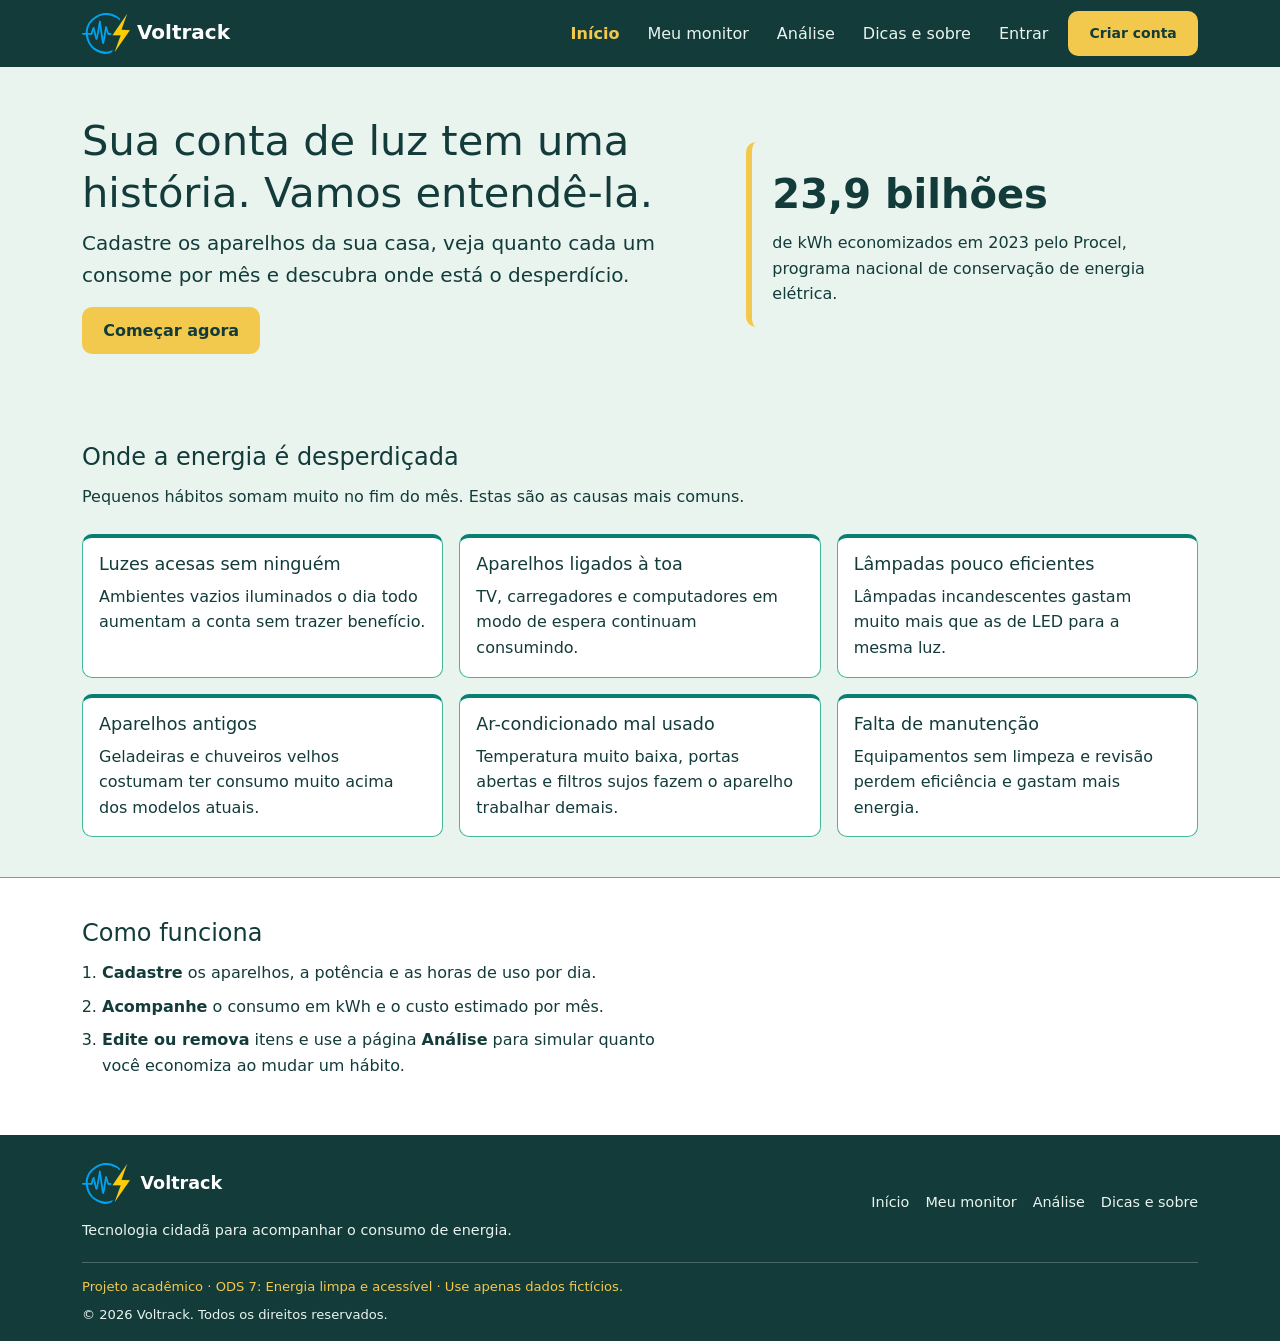
<file: Web/index.html>
<!DOCTYPE html>
<html lang="pt-BR">
<head>
  <meta charset="UTF-8">
  <meta name="viewport" content="width=device-width, initial-scale=1">
  <meta name="description" content="Voltrack: acompanhe o consumo dos aparelhos da sua casa e reduza o desperdício de energia elétrica.">
  <title>Voltrack | Início</title>
  <!-- Bootstrap (biblioteca de terceiros, citar no relatório) -->
  <link href="https://cdn.jsdelivr.net/npm/bootstrap@5.3.3/dist/css/bootstrap.min.css" rel="stylesheet">
  <link rel="stylesheet" href="styles/styles.css">
</head>
<body>

  <a class="skip-link" href="#conteudo">Ir para o conteúdo</a>

  <header class="site-header">
    <!-- Navbar do Bootstrap (uso exigido pela atividade) -->
    <nav class="navbar navbar-expand-md" aria-label="Navegação principal">
      <div class="container">
        <a class="navbar-brand" href="index.html">
          <img src="img/LOGO_Voltrack.svg" alt="Voltrack" width="48" height="41"> Voltrack
        </a>
        <button class="navbar-toggler" type="button" data-bs-toggle="collapse"
                data-bs-target="#menu" aria-controls="menu" aria-expanded="false"
                aria-label="Abrir menu">
          <span class="navbar-toggler-icon"></span>
        </button>
        <div class="collapse navbar-collapse" id="menu">
          <!-- Os itens de login/cadastro/sair são adicionados por js/nav.js -->
          <ul class="navbar-nav ms-auto align-items-md-center" id="menu-lista">
            <li class="nav-item"><a class="nav-link active" aria-current="page" href="index.html">Início</a></li>
            <li class="nav-item"><a class="nav-link" href="monitor.html">Meu monitor</a></li>
            <li class="nav-item"><a class="nav-link" href="analise.html">Análise</a></li>
            <li class="nav-item"><a class="nav-link" href="sobre.html">Dicas e sobre</a></li>
          </ul>
        </div>
      </div>
    </nav>
  </header>

  <main id="conteudo">

    <section class="hero">
      <div class="container hero-grid">
        <div class="hero-text">
          <h1>Sua conta de luz tem uma história. Vamos entendê-la.</h1>
          <p class="lead">Cadastre os aparelhos da sua casa, veja quanto cada um consome por mês e descubra onde está o desperdício.</p>
          <a class="btn btn-destaque" href="cadastro.html">Começar agora</a>
        </div>
        <aside class="hero-dado" aria-label="Dado público">
          <p class="dado-numero">23,9 bilhões</p>
          <p class="dado-legenda">de kWh economizados em 2023 pelo Procel, programa nacional de conservação de energia elétrica.</p>
        </aside>
      </div>
    </section>

    <section class="secao" aria-labelledby="titulo-causas">
      <div class="container">
        <h2 id="titulo-causas">Onde a energia é desperdiçada</h2>
        <p class="secao-intro">Pequenos hábitos somam muito no fim do mês. Estas são as causas mais comuns.</p>

        <!-- Grid e cards do Bootstrap -->
        <div class="row g-3">
          <div class="col-12 col-sm-6 col-lg-4">
            <article class="card card-causa h-100">
              <div class="card-body">
                <h3 class="card-title">Luzes acesas sem ninguém</h3>
                <p class="card-text">Ambientes vazios iluminados o dia todo aumentam a conta sem trazer benefício.</p>
              </div>
            </article>
          </div>
          <div class="col-12 col-sm-6 col-lg-4">
            <article class="card card-causa h-100">
              <div class="card-body">
                <h3 class="card-title">Aparelhos ligados à toa</h3>
                <p class="card-text">TV, carregadores e computadores em modo de espera continuam consumindo.</p>
              </div>
            </article>
          </div>
          <div class="col-12 col-sm-6 col-lg-4">
            <article class="card card-causa h-100">
              <div class="card-body">
                <h3 class="card-title">Lâmpadas pouco eficientes</h3>
                <p class="card-text">Lâmpadas incandescentes gastam muito mais que as de LED para a mesma luz.</p>
              </div>
            </article>
          </div>
          <div class="col-12 col-sm-6 col-lg-4">
            <article class="card card-causa h-100">
              <div class="card-body">
                <h3 class="card-title">Aparelhos antigos</h3>
                <p class="card-text">Geladeiras e chuveiros velhos costumam ter consumo muito acima dos modelos atuais.</p>
              </div>
            </article>
          </div>
          <div class="col-12 col-sm-6 col-lg-4">
            <article class="card card-causa h-100">
              <div class="card-body">
                <h3 class="card-title">Ar-condicionado mal usado</h3>
                <p class="card-text">Temperatura muito baixa, portas abertas e filtros sujos fazem o aparelho trabalhar demais.</p>
              </div>
            </article>
          </div>
          <div class="col-12 col-sm-6 col-lg-4">
            <article class="card card-causa h-100">
              <div class="card-body">
                <h3 class="card-title">Falta de manutenção</h3>
                <p class="card-text">Equipamentos sem limpeza e revisão perdem eficiência e gastam mais energia.</p>
              </div>
            </article>
          </div>
        </div>
      </div>
    </section>

    <section class="secao secao-passos" aria-labelledby="titulo-como">
      <div class="container">
        <h2 id="titulo-como">Como funciona</h2>
        <ol class="passos">
          <li><strong>Cadastre</strong> os aparelhos, a potência e as horas de uso por dia.</li>
          <li><strong>Acompanhe</strong> o consumo em kWh e o custo estimado por mês.</li>
          <li><strong>Edite ou remova</strong> itens e use a página <strong>Análise</strong> para simular quanto você economiza ao mudar um hábito.</li>
        </ol>
      </div>
    </section>

  </main>

  <footer class="site-footer">
    <div class="container">
      <div class="footer-main">
        <div class="footer-identidade">
          <a class="footer-brand" href="index.html">
            <img src="img/LOGO_Voltrack.svg" alt="" width="48" height="41">
            <span>Voltrack</span>
          </a>
          <p class="footer-descricao">Tecnologia cidadã para acompanhar o consumo de energia.</p>
        </div>
        <nav class="footer-nav" aria-label="Links do rodapé">
          <a href="index.html">Início</a>
          <a href="monitor.html">Meu monitor</a>
          <a href="analise.html">Análise</a>
          <a href="sobre.html">Dicas e sobre</a>
        </nav>
      </div>
      <div class="footer-meta">
        <p class="footer-nota">Projeto acadêmico · ODS 7: Energia limpa e acessível · Use apenas dados fictícios.</p>
        <p class="footer-copy">© 2026 Voltrack. Todos os direitos reservados.</p>
      </div>
    </div>
  </footer>

  <script src="https://cdn.jsdelivr.net/npm/bootstrap@5.3.3/dist/js/bootstrap.bundle.min.js"></script>
  <script src="js/auth.js" defer></script>
  <script src="js/nav.js" defer></script>
</body>
</html>
</file>
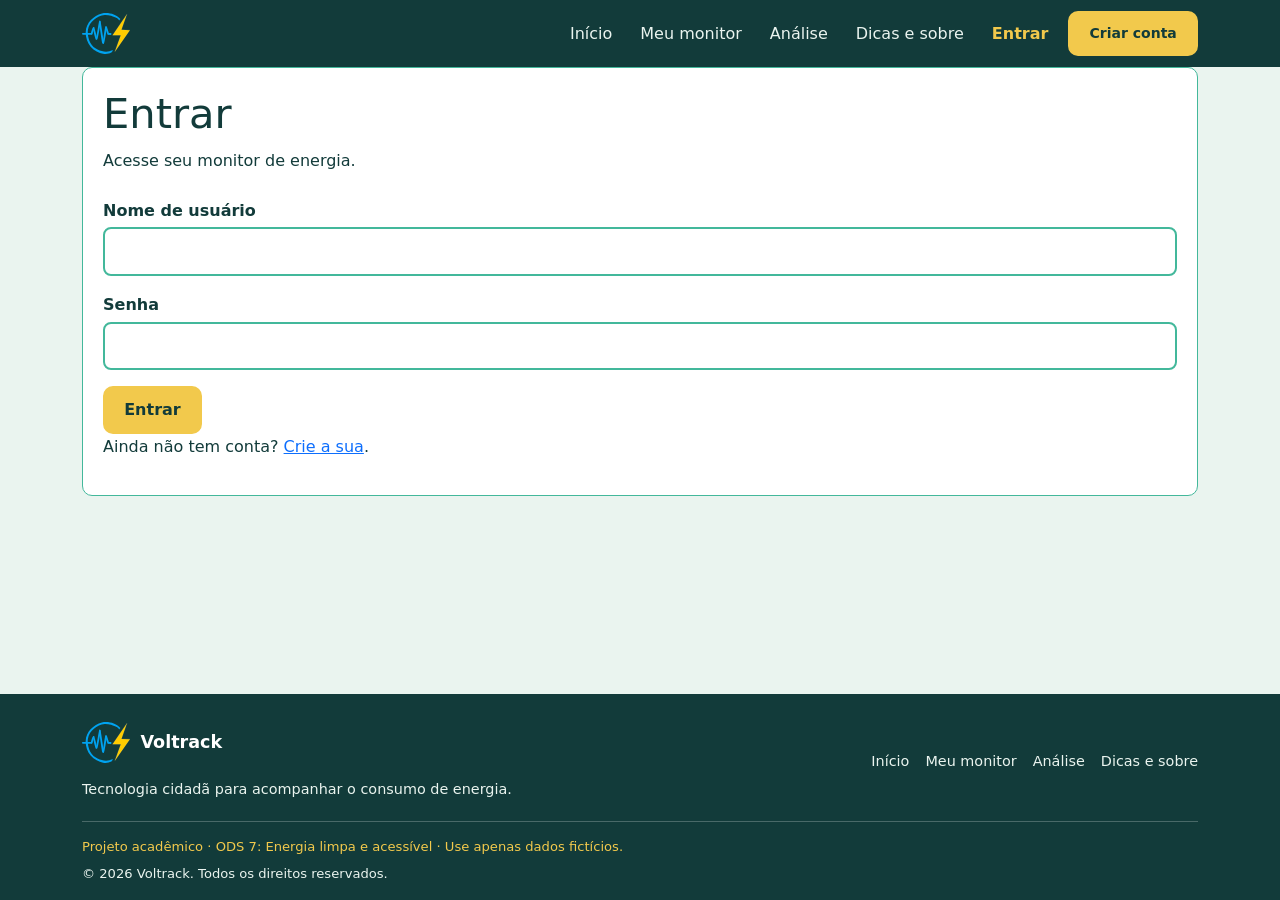
<file: Web/analise.html>
<!DOCTYPE html>
<html lang="pt-BR">
<head>
  <meta charset="UTF-8">
  <meta name="viewport" content="width=device-width, initial-scale=1">
  <meta name="description" content="Veja em quais cômodos e aparelhos sua energia é mais usada e simule quanto você pode economizar.">
  <title>Voltrack | Análise</title>
  <link href="https://cdn.jsdelivr.net/npm/bootstrap@5.3.3/dist/css/bootstrap.min.css" rel="stylesheet">
  <link rel="stylesheet" href="styles/styles.css">
</head>
<body>

  <a class="skip-link" href="#conteudo">Ir para o conteúdo</a>

  <header class="site-header">
    <nav class="navbar navbar-expand-md" aria-label="Navegação principal">
      <div class="container">
        <a class="navbar-brand" href="index.html">
          <img src="img/LOGO_Voltrack.svg" alt="Voltrack" width="48" height="41">Voltrack
        </a>
        <button class="navbar-toggler" type="button" data-bs-toggle="collapse"
                data-bs-target="#menu" aria-controls="menu" aria-expanded="false"
                aria-label="Abrir menu">
          <span class="navbar-toggler-icon"></span>
        </button>
        <div class="collapse navbar-collapse" id="menu">
          <!-- Os itens de login/cadastro/sair são adicionados por js/nav.js -->
          <ul class="navbar-nav ms-auto align-items-md-center" id="menu-lista">
            <li class="nav-item"><a class="nav-link" href="index.html">Início</a></li>
            <li class="nav-item"><a class="nav-link" href="monitor.html">Meu monitor</a></li>
            <li class="nav-item"><a class="nav-link active" aria-current="page" href="analise.html">Análise</a></li>
            <li class="nav-item"><a class="nav-link" href="sobre.html">Dicas e sobre</a></li>
          </ul>
        </div>
      </div>
    </nav>
  </header>

  <main id="conteudo" class="container pagina-analise">

    <h1>Análise do consumo</h1>
    <p class="secao-intro">Veja onde sua energia é mais usada e simule quanto você economiza mudando um hábito. Os dados vêm do seu monitor.</p>

    <!-- Avisos controlados pelo JavaScript -->
    <p id="analise-vazio" class="painel" role="status" hidden>
      Você ainda não cadastrou aparelhos. <a href="monitor.html">Cadastre no monitor</a> para ver a análise.
    </p>
    <p id="analise-erro" class="painel mensagem-form falha" role="alert" hidden></p>

    <div id="analise-conteudo" class="analise-grid" hidden>

      <section class="painel" aria-labelledby="titulo-comodos">
        <h2 id="titulo-comodos">Consumo por cômodo</h2>
        <ul id="lista-comodos" class="barras"></ul>
      </section>

      <section class="painel" aria-labelledby="titulo-top">
        <h2 id="titulo-top">Os 3 maiores consumidores</h2>
        <ol id="lista-top" class="top-lista"></ol>
      </section>

      <section class="painel painel-sim" aria-labelledby="titulo-sim">
        <h2 id="titulo-sim">Simulador de economia</h2>
        <p class="secao-intro">Escolha um aparelho e diga quantas horas por dia você pode usar a menos.</p>

        <form id="form-simulador" autocomplete="off" novalidate>
          <div class="campo-duplo">
            <div class="campo">
              <label for="sim-aparelho">Aparelho</label>
              <select id="sim-aparelho" required>
                <option value="">Selecione</option>
              </select>
              <p class="erro" id="erro-sim-aparelho" role="alert"></p>
            </div>
            <div class="campo">
              <label for="sim-reducao">Horas a menos por dia</label>
              <input type="number" id="sim-reducao" required min="0.1" max="24" step="0.1"
                     inputmode="decimal" placeholder="Ex.: 2">
              <p class="erro" id="erro-sim-reducao" role="alert"></p>
            </div>
          </div>
          <button type="submit" class="btn btn-destaque">Simular economia</button>
        </form>

        <div id="resultado-sim" class="resultado-sim" role="status" hidden>
          <h3>Economia estimada</h3>
          <dl class="resumo">
            <div><dt>Por mês</dt><dd><span id="sim-kwh">0,00</span> kWh</dd></div>
            <div><dt>Em reais por mês</dt><dd>R$ <span id="sim-mes">0,00</span></dd></div>
            <div><dt>Em reais por ano</dt><dd>R$ <span id="sim-ano">0,00</span></dd></div>
          </dl>
        </div>
      </section>

    </div>
  </main>

  <footer class="site-footer">
    <div class="container">
      <div class="footer-main">
        <div class="footer-identidade">
          <a class="footer-brand" href="index.html">
            <img src="img/LOGO_Voltrack.svg" alt="" width="48" height="41">
            <span>Voltrack</span>
          </a>
          <p class="footer-descricao">Tecnologia cidadã para acompanhar o consumo de energia.</p>
        </div>
        <nav class="footer-nav" aria-label="Links do rodapé">
          <a href="index.html">Início</a>
          <a href="monitor.html">Meu monitor</a>
          <a href="analise.html">Análise</a>
          <a href="sobre.html">Dicas e sobre</a>
        </nav>
      </div>
      <div class="footer-meta">
        <p class="footer-nota">Projeto acadêmico · ODS 7: Energia limpa e acessível · Use apenas dados fictícios.</p>
        <p class="footer-copy">© 2026 Voltrack. Todos os direitos reservados.</p>
      </div>
    </div>
  </footer>

  <script src="https://cdn.jsdelivr.net/npm/bootstrap@5.3.3/dist/js/bootstrap.bundle.min.js"></script>
  <script src="js/validacao.js" defer></script>
  <script src="js/calculos.js" defer></script>
  <script src="js/auth.js" defer></script>
  <script src="js/storage.js" defer></script>
  <script src="js/nav.js" defer></script>
  <script src="js/analise.js" defer></script>
</body>
</html>
</file>
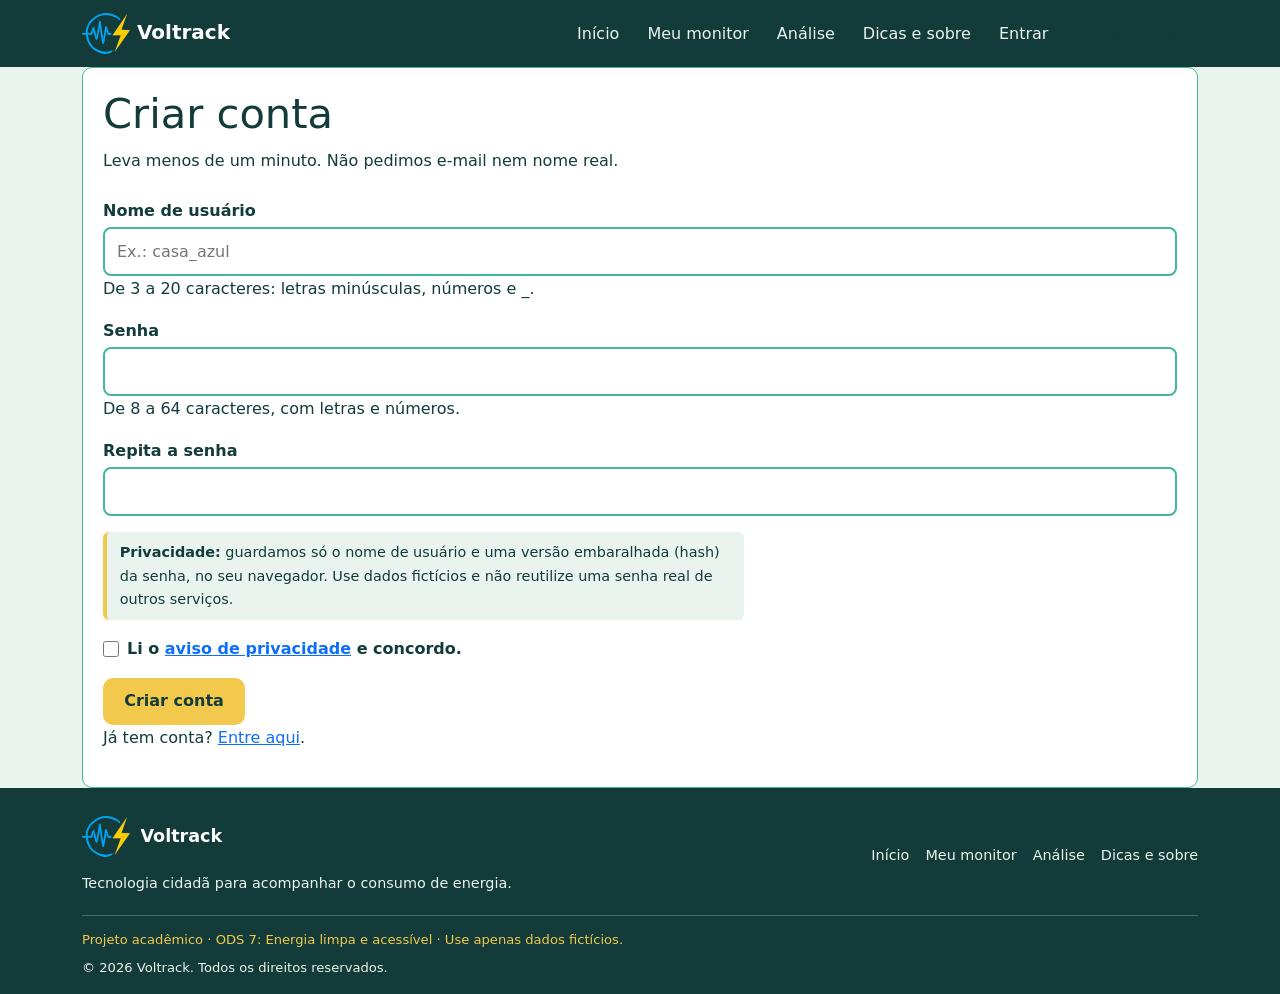
<file: Web/cadastro.html>
<!DOCTYPE html>
<html lang="pt-BR">
<head>
  <meta charset="UTF-8">
  <meta name="viewport" content="width=device-width, initial-scale=1">
  <meta name="description" content="Crie sua conta no Voltrack e acompanhe o consumo de energia da sua casa.">
  <title>Voltrack | Criar conta</title>
  <link href="https://cdn.jsdelivr.net/npm/bootstrap@5.3.3/dist/css/bootstrap.min.css" rel="stylesheet">
  <link rel="stylesheet" href="styles/styles.css">
</head>
<body>

  <a class="skip-link" href="#conteudo">Ir para o conteúdo</a>

  <header class="site-header">
    <nav class="navbar navbar-expand-md" aria-label="Navegação principal">
      <div class="container">
        <a class="navbar-brand" href="index.html">
          <img src="img/LOGO_Voltrack.svg" alt="Voltrack" width="48" height="41"> Voltrack
        </a>
        <button class="navbar-toggler" type="button" data-bs-toggle="collapse"
                data-bs-target="#menu" aria-controls="menu" aria-expanded="false"
                aria-label="Abrir menu">
          <span class="navbar-toggler-icon"></span>
        </button>
        <div class="collapse navbar-collapse" id="menu">
          <!-- Os itens de login/cadastro/sair são adicionados por js/nav.js -->
          <ul class="navbar-nav ms-auto align-items-md-center" id="menu-lista">
            <li class="nav-item"><a class="nav-link" href="index.html">Início</a></li>
            <li class="nav-item"><a class="nav-link" href="monitor.html">Meu monitor</a></li>
            <li class="nav-item"><a class="nav-link" href="analise.html">Análise</a></li>
            <li class="nav-item"><a class="nav-link" href="sobre.html">Dicas e sobre</a></li>
          </ul>
        </div>
      </div>
    </nav>
  </header>

  <main id="conteudo" class="container pagina-auth">
    <section class="painel painel-auth" aria-labelledby="titulo-cadastro">
      <h1 id="titulo-cadastro">Criar conta</h1>
      <p class="secao-intro">Leva menos de um minuto. Não pedimos e-mail nem nome real.</p>

      <form id="form-cadastro" novalidate>
        <div class="campo">
          <label for="usuario">Nome de usuário</label>
          <input type="text" id="usuario" name="usuario" required minlength="3" maxlength="20"
                 autocomplete="username" autocapitalize="none" spellcheck="false"
                 placeholder="Ex.: casa_azul">
          <p class="dica-campo">De 3 a 20 caracteres: letras minúsculas, números e _.</p>
          <p class="erro" id="erro-usuario" role="alert"></p>
        </div>
        <div class="campo">
          <label for="senha">Senha</label>
          <input type="password" id="senha" name="senha" required minlength="8" maxlength="64" autocomplete="new-password">
          <p class="dica-campo">De 8 a 64 caracteres, com letras e números.</p>
          <p class="erro" id="erro-senha" role="alert"></p>
        </div>
        <div class="campo">
          <label for="confirmar">Repita a senha</label>
          <input type="password" id="confirmar" name="confirmar" required maxlength="64" autocomplete="new-password">
          <p class="erro" id="erro-confirmar" role="alert"></p>
        </div>

        <p class="aviso-privacidade">
          <strong>Privacidade:</strong> guardamos só o nome de usuário e uma versão embaralhada (hash) da senha, no seu navegador.
          Use dados fictícios e não reutilize uma senha real de outros serviços.
        </p>
        <div class="campo campo-check">
          <input type="checkbox" id="aceite" name="aceite" required>
          <label for="aceite">Li o <a href="sobre.html#privacidade">aviso de privacidade</a> e concordo.</label>
        </div>
        <p class="erro" id="erro-aceite" role="alert"></p>

        <button type="submit" class="btn btn-destaque" id="btn-cadastrar">Criar conta</button>
        <p class="mensagem-form" id="mensagem-form" role="alert"></p>
      </form>

      <p class="link-auth">Já tem conta? <a href="login.html">Entre aqui</a>.</p>
    </section>
  </main>

  <footer class="site-footer">
    <div class="container">
      <div class="footer-main">
        <div class="footer-identidade">
          <a class="footer-brand" href="index.html">
            <img src="img/LOGO_Voltrack.svg" alt="" width="48" height="41">
            <span>Voltrack</span>
          </a>
          <p class="footer-descricao">Tecnologia cidadã para acompanhar o consumo de energia.</p>
        </div>
        <nav class="footer-nav" aria-label="Links do rodapé">
          <a href="index.html">Início</a>
          <a href="monitor.html">Meu monitor</a>
          <a href="analise.html">Análise</a>
          <a href="sobre.html">Dicas e sobre</a>
        </nav>
      </div>
      <div class="footer-meta">
        <p class="footer-nota">Projeto acadêmico · ODS 7: Energia limpa e acessível · Use apenas dados fictícios.</p>
        <p class="footer-copy">© 2026 Voltrack. Todos os direitos reservados.</p>
      </div>
    </div>
  </footer>
  <script src="https://cdn.jsdelivr.net/npm/bootstrap@5.3.3/dist/js/bootstrap.bundle.min.js"></script>
  <script src="js/validacao.js" defer></script>
  <script src="js/auth.js" defer></script>
  <script src="js/storage.js" defer></script>
  <script src="js/log.js" defer></script>
  <script src="js/nav.js" defer></script>
  <script src="js/cadastro.js" defer></script>
</body>
</html>
</file>
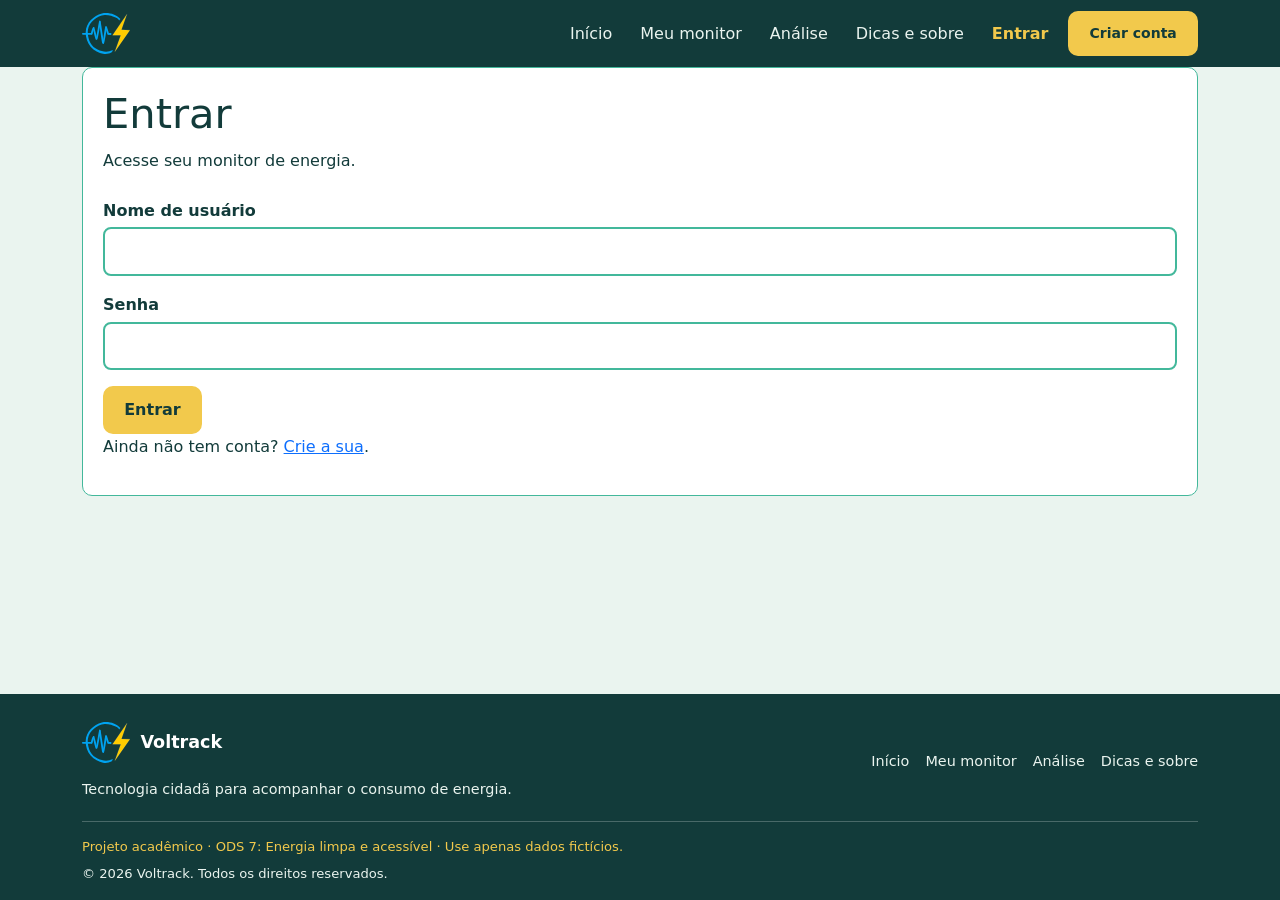
<file: Web/login.html>
<!DOCTYPE html>
<html lang="pt-BR">
<head>
  <meta charset="UTF-8">
  <meta name="viewport" content="width=device-width, initial-scale=1">
  <meta name="description" content="Entre na sua conta do Voltrack.">
  <title>Voltrack | Entrar</title>
  <link href="https://cdn.jsdelivr.net/npm/bootstrap@5.3.3/dist/css/bootstrap.min.css" rel="stylesheet">
  <link rel="stylesheet" href="styles/styles.css">
</head>
<body>

  <a class="skip-link" href="#conteudo">Ir para o conteúdo</a>

  <header class="site-header">
    <nav class="navbar navbar-expand-md" aria-label="Navegação principal">
      <div class="container">
        <a class="navbar-brand" href="index.html">
          <img src="img/LOGO_Voltrack.svg" alt="Voltrack" width="48" height="41">
        </a>
        <button class="navbar-toggler" type="button" data-bs-toggle="collapse"
                data-bs-target="#menu" aria-controls="menu" aria-expanded="false"
                aria-label="Abrir menu">
          <span class="navbar-toggler-icon"></span>
        </button>
        <div class="collapse navbar-collapse" id="menu">
          <!-- Os itens de login/cadastro/sair são adicionados por js/nav.js -->
          <ul class="navbar-nav ms-auto align-items-md-center" id="menu-lista">
            <li class="nav-item"><a class="nav-link" href="index.html">Início</a></li>
            <li class="nav-item"><a class="nav-link" href="monitor.html">Meu monitor</a></li>
            <li class="nav-item"><a class="nav-link" href="analise.html">Análise</a></li>
            <li class="nav-item"><a class="nav-link" href="sobre.html">Dicas e sobre</a></li>
          </ul>
        </div>
      </div>
    </nav>
  </header>

  <main id="conteudo" class="container pagina-auth">
    <section class="painel painel-auth" aria-labelledby="titulo-login">
      <h1 id="titulo-login">Entrar</h1>
      <p class="secao-intro">Acesse seu monitor de energia.</p>

      <form id="form-login" novalidate>
        <div class="campo">
          <label for="usuario">Nome de usuário</label>
          <input type="text" id="usuario" name="usuario" required minlength="3" maxlength="20"
                 autocomplete="username" autocapitalize="none" spellcheck="false">
          <p class="erro" id="erro-usuario" role="alert"></p>
        </div>
        <div class="campo">
          <label for="senha">Senha</label>
          <input type="password" id="senha" name="senha" required maxlength="64" autocomplete="current-password">
          <p class="erro" id="erro-senha" role="alert"></p>
        </div>
        <button type="submit" class="btn btn-destaque" id="btn-entrar">Entrar</button>
        <p class="mensagem-form" id="mensagem-form" role="alert"></p>
      </form>

      <p class="link-auth">Ainda não tem conta? <a href="cadastro.html">Crie a sua</a>.</p>
    </section>
  </main>

  <footer class="site-footer">
    <div class="container">
      <div class="footer-main">
        <div class="footer-identidade">
          <a class="footer-brand" href="index.html">
            <img src="img/LOGO_Voltrack.svg" alt="" width="48" height="41">
            <span>Voltrack</span>
          </a>
          <p class="footer-descricao">Tecnologia cidadã para acompanhar o consumo de energia.</p>
        </div>
        <nav class="footer-nav" aria-label="Links do rodapé">
          <a href="index.html">Início</a>
          <a href="monitor.html">Meu monitor</a>
          <a href="analise.html">Análise</a>
          <a href="sobre.html">Dicas e sobre</a>
        </nav>
      </div>
      <div class="footer-meta">
        <p class="footer-nota">Projeto acadêmico · ODS 7: Energia limpa e acessível · Use apenas dados fictícios.</p>
        <p class="footer-copy">© 2026 Voltrack. Todos os direitos reservados.</p>
      </div>
    </div>
  </footer>
  <script src="https://cdn.jsdelivr.net/npm/bootstrap@5.3.3/dist/js/bootstrap.bundle.min.js"></script>
  <script src="js/validacao.js" defer></script>
  <script src="js/auth.js" defer></script>
  <script src="js/storage.js" defer></script>
  <script src="js/log.js" defer></script>
  <script src="js/nav.js" defer></script>
  <script src="js/login.js" defer></script>
</body>
</html>
</file>
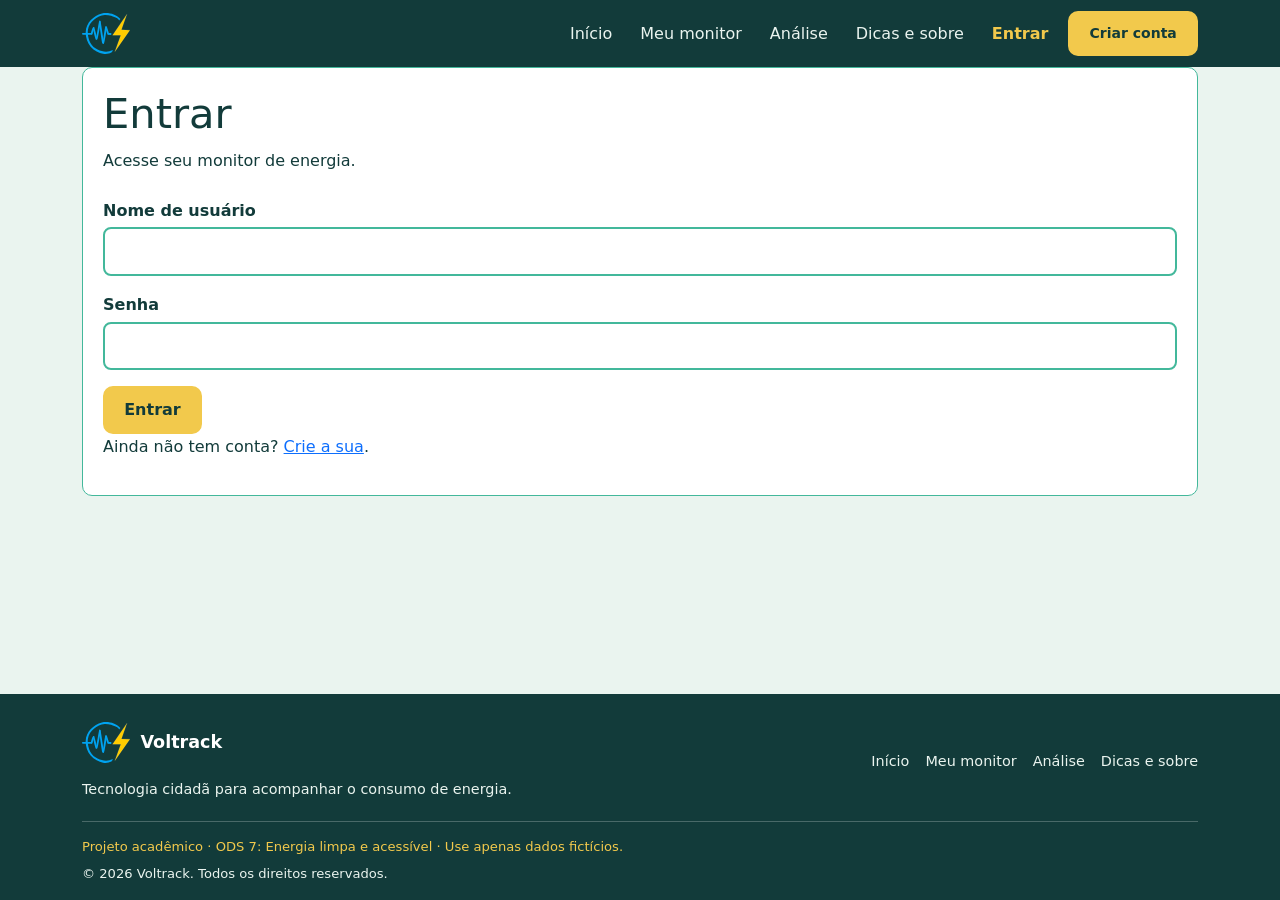
<file: Web/monitor.html>
<!DOCTYPE html>
<html lang="pt-BR">
<head>
  <meta charset="UTF-8">
  <meta name="viewport" content="width=device-width, initial-scale=1">
  <meta name="description" content="Cadastre seus aparelhos e acompanhe o consumo estimado de energia elétrica.">
  <title>Voltrack | Meu monitor</title>
  <link href="https://cdn.jsdelivr.net/npm/bootstrap@5.3.3/dist/css/bootstrap.min.css" rel="stylesheet">
  <link rel="stylesheet" href="styles/styles.css">
</head>
<body>

  <a class="skip-link" href="#conteudo">Ir para o conteúdo</a>

  <header class="site-header">
    <nav class="navbar navbar-expand-md" aria-label="Navegação principal">
      <div class="container">
        <a class="navbar-brand" href="index.html">
          <img src="img/LOGO_Voltrack.svg" alt="Voltrack" width="48" height="41"> Voltrack
        </a>
        <button class="navbar-toggler" type="button" data-bs-toggle="collapse"
                data-bs-target="#menu" aria-controls="menu" aria-expanded="false"
                aria-label="Abrir menu">
          <span class="navbar-toggler-icon"></span>
        </button>
        <div class="collapse navbar-collapse" id="menu">
          <!-- Os itens de login/cadastro/sair são adicionados por js/nav.js -->
          <ul class="navbar-nav ms-auto align-items-md-center" id="menu-lista">
            <li class="nav-item"><a class="nav-link" href="index.html">Início</a></li>
            <li class="nav-item"><a class="nav-link active" aria-current="page" href="monitor.html">Meu monitor</a></li>
            <li class="nav-item"><a class="nav-link" href="analise.html">Análise</a></li>
            <li class="nav-item"><a class="nav-link" href="sobre.html">Dicas e sobre</a></li>
          </ul>
        </div>
      </div>
    </nav>
  </header>

  <main id="conteudo" class="container pagina-monitor">

    <h1>Meu monitor de energia</h1>
    <p class="secao-intro">Cadastre um aparelho por vez. O consumo mensal é estimado com a fórmula: potência (W) × horas por dia × 30 dias ÷ 1000.</p>

    <div class="monitor-grid">

      <!-- Formulário principal: adicionar e editar -->
      <section class="painel" aria-labelledby="titulo-form">
        <h2 id="titulo-form">Cadastrar aparelho</h2>

        <form id="form-aparelho" autocomplete="off" novalidate>
          <!-- Guarda o id do item quando estiver editando (usado pelo JS) -->
          <input type="hidden" id="item-id" name="id">

          <div class="campo">
            <label for="nome">Nome do aparelho</label>
            <input type="text" id="nome" name="nome" required minlength="2" maxlength="40"
                   placeholder="Ex.: Geladeira">
            <p class="erro" id="erro-nome" role="alert"></p>
          </div>

          <div class="campo">
            <label for="comodo">Cômodo</label>
            <select id="comodo" name="comodo" required>
              <option value="">Selecione</option>
              <option value="Cozinha">Cozinha</option>
              <option value="Sala">Sala</option>
              <option value="Quarto">Quarto</option>
              <option value="Banheiro">Banheiro</option>
              <option value="Área de serviço">Área de serviço</option>
              <option value="Outro">Outro</option>
            </select>
            <p class="erro" id="erro-comodo" role="alert"></p>
          </div>

          <div class="campo-duplo">
            <div class="campo">
              <label for="potencia">Potência (W)</label>
              <input type="number" id="potencia" name="potencia" required min="1" max="10000" step="1"
                     inputmode="numeric" placeholder="Ex.: 150">
              <p class="erro" id="erro-potencia" role="alert"></p>
            </div>
            <div class="campo">
              <label for="horas">Horas de uso por dia</label>
              <input type="number" id="horas" name="horas" required min="0.1" max="24" step="0.1"
                     inputmode="decimal" placeholder="Ex.: 8">
              <p class="erro" id="erro-horas" role="alert"></p>
            </div>
          </div>

          <p class="aviso-privacidade">
            <strong>Privacidade:</strong> pedimos apenas o necessário para calcular o consumo.
            Use dados fictícios. Nada é enviado para fora do seu navegador.
          </p>

          <div class="acoes-form">
            <button type="submit" class="btn btn-destaque" id="btn-salvar">Adicionar aparelho</button>
            <button type="button" class="btn btn-secundario" id="btn-cancelar" hidden>Cancelar edição</button>
          </div>

          <!-- Mensagem geral de sucesso ou erro -->
          <p class="mensagem-form" id="mensagem-form" role="status" aria-live="polite"></p>
        </form>
      </section>

      <!-- Resumo do consumo -->
      <section class="painel painel-resumo" aria-labelledby="titulo-resumo">
        <h2 id="titulo-resumo">Resumo do mês</h2>
        <dl class="resumo">
          <div>
            <dt>Aparelhos</dt>
            <dd id="resumo-qtd">0</dd>
          </div>
          <div>
            <dt>Consumo estimado</dt>
            <dd><span id="resumo-kwh">0,00</span> kWh</dd>
          </div>
          <div>
            <dt>Custo estimado</dt>
            <dd>R$ <span id="resumo-custo">0,00</span></dd>
          </div>
        </dl>
        <div class="campo">
          <label for="tarifa">Tarifa (R$ por kWh)</label>
          <input type="number" id="tarifa" name="tarifa" min="0.1" max="5" step="0.01" value="0.90" inputmode="decimal">
          <p class="erro" id="erro-tarifa" role="alert"></p>
        </div>
        <p class="dica-tarifa">Confira o valor da tarifa na sua conta de luz.</p>
      </section>

      <!-- Lista dos aparelhos (listar, editar, remover) -->
      <section class="painel painel-lista" aria-labelledby="titulo-lista">
        <h2 id="titulo-lista">Aparelhos cadastrados</h2>
        <ul id="lista-aparelhos" class="lista-aparelhos" aria-live="polite"><!-- itens criados pelo JavaScript --></ul>
        <p id="lista-vazia" class="vazio">Nenhum aparelho cadastrado ainda. Preencha o formulário para começar.</p>
      </section>

      <!-- Painel de registro de atividades -->
      <section class="painel painel-log" aria-labelledby="titulo-log">
        <h2 id="titulo-log">Registro de atividades</h2>
        <ol id="log-atividades" class="log" aria-live="polite"><!-- registros criados pelo JavaScript --></ol>
        <p id="log-vazio" class="vazio">Nenhuma atividade registrada ainda.</p>
      </section>

    </div>
  </main>

  <footer class="site-footer">
    <div class="container">
      <div class="footer-main">
        <div class="footer-identidade">
          <a class="footer-brand" href="index.html">
            <img src="img/LOGO_Voltrack.svg" alt="" width="48" height="41">
            <span>Voltrack</span>
          </a>
          <p class="footer-descricao">Tecnologia cidadã para acompanhar o consumo de energia.</p>
        </div>
        <nav class="footer-nav" aria-label="Links do rodapé">
          <a href="index.html">Início</a>
          <a href="monitor.html">Meu monitor</a>
          <a href="analise.html">Análise</a>
          <a href="sobre.html">Dicas e sobre</a>
        </nav>
      </div>
      <div class="footer-meta">
        <p class="footer-nota">Projeto acadêmico · ODS 7: Energia limpa e acessível · Use apenas dados fictícios.</p>
        <p class="footer-copy">© 2026 Voltrack. Todos os direitos reservados.</p>
      </div>
    </div>
  </footer>

  <script src="https://cdn.jsdelivr.net/npm/bootstrap@5.3.3/dist/js/bootstrap.bundle.min.js"></script>
  <script src="js/validacao.js" defer></script>
  <script src="js/calculos.js" defer></script>
  <script src="js/auth.js" defer></script>
  <script src="js/storage.js" defer></script>
  <script src="js/log.js" defer></script>
  <script src="js/nav.js" defer></script>
  <script src="js/monitor.js" defer></script>
</body>
</html>
</file>
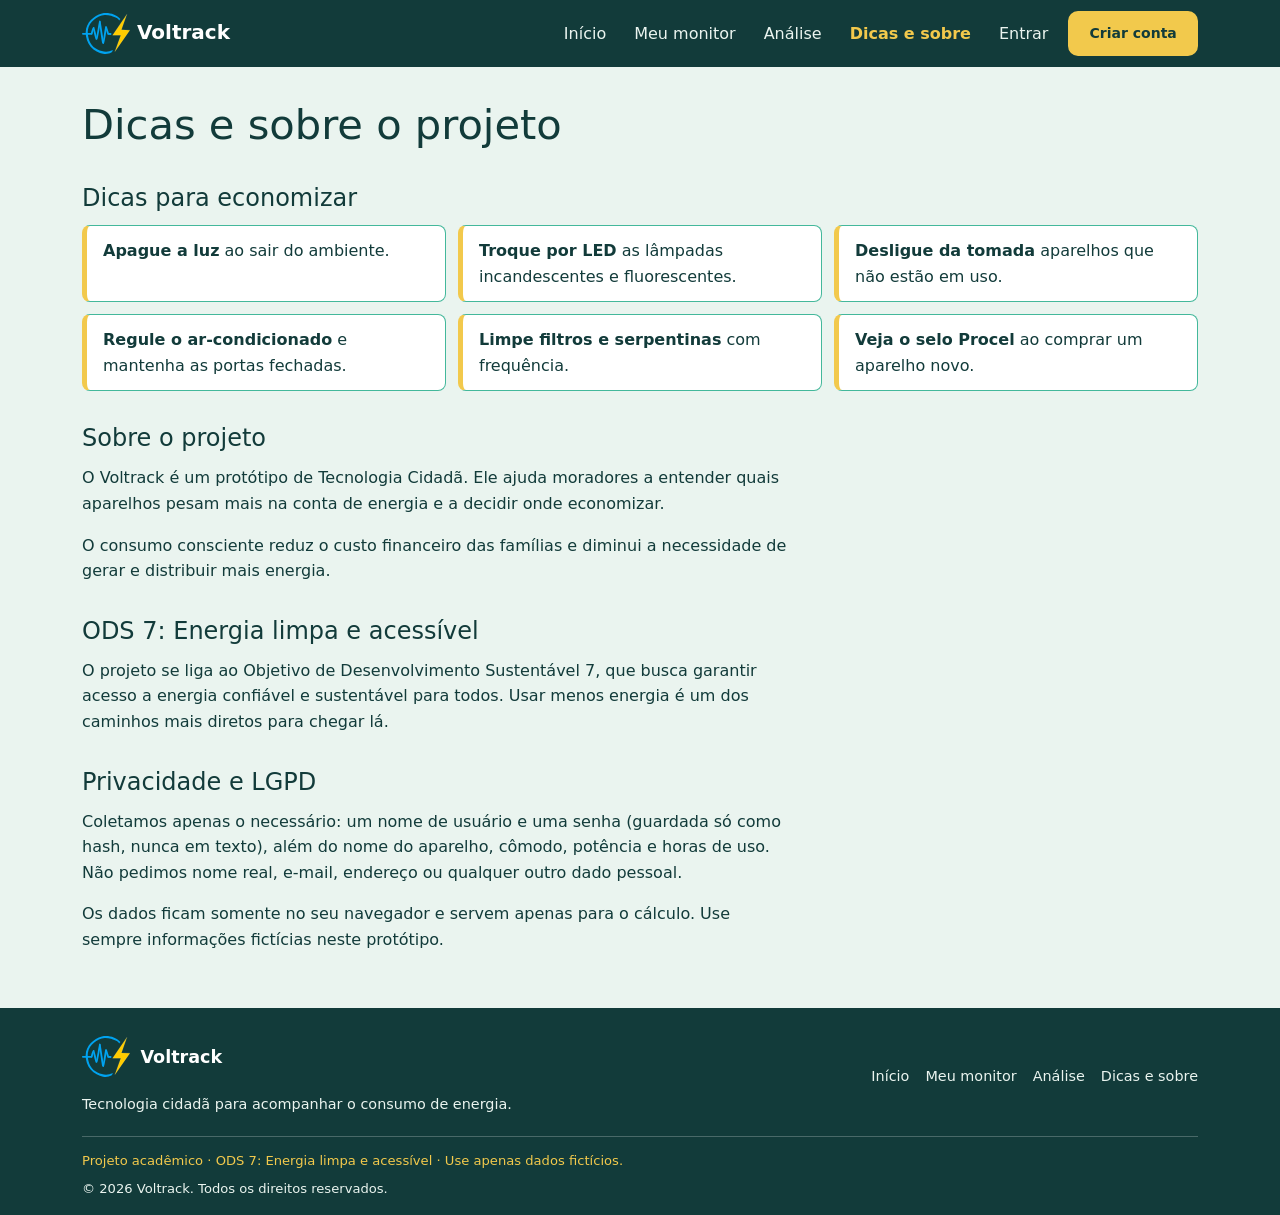
<file: Web/Sobre.html>
<!DOCTYPE html>
<html lang="pt-BR">
<head>
  <meta charset="UTF-8">
  <meta name="viewport" content="width=device-width, initial-scale=1">
  <meta name="description" content="Dicas para economizar energia, o objetivo do projeto, o ODS 7 e a política de privacidade.">
  <title>Voltrack | Dicas e sobre</title>
  <link href="https://cdn.jsdelivr.net/npm/bootstrap@5.3.3/dist/css/bootstrap.min.css" rel="stylesheet">
  <link rel="stylesheet" href="styles/styles.css">
</head>
<body>

  <a class="skip-link" href="#conteudo">Ir para o conteúdo</a>

  <header class="site-header">
    <nav class="navbar navbar-expand-md" aria-label="Navegação principal">
      <div class="container">
        <a class="navbar-brand" href="index.html">
          <img src="img/LOGO_Voltrack.svg" alt="Voltrack" width="48" height="41"> Voltrack
        </a>
        <button class="navbar-toggler" type="button" data-bs-toggle="collapse"
                data-bs-target="#menu" aria-controls="menu" aria-expanded="false"
                aria-label="Abrir menu">
          <span class="navbar-toggler-icon"></span>
        </button>
        <div class="collapse navbar-collapse" id="menu">
          <!-- Os itens de login/cadastro/sair são adicionados por js/nav.js -->
          <ul class="navbar-nav ms-auto align-items-md-center" id="menu-lista">
            <li class="nav-item"><a class="nav-link" href="index.html">Início</a></li>
            <li class="nav-item"><a class="nav-link" href="monitor.html">Meu monitor</a></li>
            <li class="nav-item"><a class="nav-link" href="analise.html">Análise</a></li>
            <li class="nav-item"><a class="nav-link active" aria-current="page" href="sobre.html">Dicas e sobre</a></li>
          </ul>
        </div>
      </div>
    </nav>
  </header>

  <main id="conteudo" class="container pagina-sobre">

    <h1>Dicas e sobre o projeto</h1>

    <section class="secao-interna" aria-labelledby="titulo-dicas">
      <h2 id="titulo-dicas">Dicas para economizar</h2>
      <ul class="dicas-grid">
        <li><strong>Apague a luz</strong> ao sair do ambiente.</li>
        <li><strong>Troque por LED</strong> as lâmpadas incandescentes e fluorescentes.</li>
        <li><strong>Desligue da tomada</strong> aparelhos que não estão em uso.</li>
        <li><strong>Regule o ar-condicionado</strong> e mantenha as portas fechadas.</li>
        <li><strong>Limpe filtros e serpentinas</strong> com frequência.</li>
        <li><strong>Veja o selo Procel</strong> ao comprar um aparelho novo.</li>
      </ul>
    </section>

    <section class="secao-interna" aria-labelledby="titulo-sobre">
      <h2 id="titulo-sobre">Sobre o projeto</h2>
      <p>O Voltrack é um protótipo de Tecnologia Cidadã. Ele ajuda moradores a entender quais aparelhos pesam mais na conta de energia e a decidir onde economizar.</p>
      <p>O consumo consciente reduz o custo financeiro das famílias e diminui a necessidade de gerar e distribuir mais energia.</p>
    </section>

    <section class="secao-interna" aria-labelledby="titulo-ods">
      <h2 id="titulo-ods">ODS 7: Energia limpa e acessível</h2>
      <p>O projeto se liga ao Objetivo de Desenvolvimento Sustentável 7, que busca garantir acesso a energia confiável e sustentável para todos. Usar menos energia é um dos caminhos mais diretos para chegar lá.</p>
    </section>

    <section class="secao-interna" id="privacidade" aria-labelledby="titulo-priv">
      <h2 id="titulo-priv">Privacidade e LGPD</h2>
      <p>Coletamos apenas o necessário: um nome de usuário e uma senha (guardada só como hash, nunca em texto), além do nome do aparelho, cômodo, potência e horas de uso. Não pedimos nome real, e-mail, endereço ou qualquer outro dado pessoal.</p>
      <p>Os dados ficam somente no seu navegador e servem apenas para o cálculo. Use sempre informações fictícias neste protótipo.</p>
    </section>

  </main>

  <footer class="site-footer">
    <div class="container">
      <div class="footer-main">
        <div class="footer-identidade">
          <a class="footer-brand" href="index.html">
            <img src="img/LOGO_Voltrack.svg" alt="" width="48" height="41">
            <span>Voltrack</span>
          </a>
          <p class="footer-descricao">Tecnologia cidadã para acompanhar o consumo de energia.</p>
        </div>
        <nav class="footer-nav" aria-label="Links do rodapé">
          <a href="index.html">Início</a>
          <a href="monitor.html">Meu monitor</a>
          <a href="analise.html">Análise</a>
          <a href="sobre.html">Dicas e sobre</a>
        </nav>
      </div>
      <div class="footer-meta">
        <p class="footer-nota">Projeto acadêmico · ODS 7: Energia limpa e acessível · Use apenas dados fictícios.</p>
        <p class="footer-copy">© 2026 Voltrack. Todos os direitos reservados.</p>
      </div>
    </div>
  </footer>

  <script src="https://cdn.jsdelivr.net/npm/bootstrap@5.3.3/dist/js/bootstrap.bundle.min.js"></script>
  <script src="js/auth.js" defer></script>
  <script src="js/nav.js" defer></script>
</body>
</html>
</file>
<file: Web/styles/styles.css>
/* =========================================================
   Voltrack - Folha de estilo (Mobile First)
   Ordem: variáveis > base > componentes > media queries
   ========================================================= */

/* ---------- 1. Variáveis (paleta Voltrack) ---------- */
:root {
  --azul-escuro: #123B3A;   /* verde petróleo */
  --azul: #087F73;          /* verde esmeralda */
  --azul-claro: #EAF4EF;    /* verde muito claro */
  --amarelo: #F2C94C;       /* amarelo solar */
  --amarelo-escuro: #43B89B;
  --amarelo-claro: #EAF4EF;
  --fundo: #EAF4EF;
  --texto: #123B3A;
  --texto-suave: #123B3A;
  --borda: #43B89B;
  --erro: #b42318;
  --sucesso: #087F73;
  --raio: 10px;
}

/* ---------- 2. Base ---------- */
*, *::before, *::after { box-sizing: border-box; }

body {
  margin: 0;
  font-family: "Segoe UI", system-ui, -apple-system, Roboto, Arial, sans-serif;
  font-size: 1rem;
  line-height: 1.6;
  color: var(--texto);
  background: var(--fundo);
  /* Rodapé sempre embaixo, mesmo em páginas curtas */
  min-height: 100vh;
  display: flex;
  flex-direction: column;
}
main { flex: 1; }

h1, h2, h3 { color: var(--azul-escuro); line-height: 1.25; }
h1 { font-size: 1.75rem; margin: 0 0 .5rem; }
h2 { font-size: 1.35rem; margin: 0 0 .75rem; }
h3 { font-size: 1.1rem; }
p { max-width: 70ch; }

a:focus-visible, button:focus-visible, input:focus-visible, select:focus-visible {
  outline: 3px solid var(--amarelo-escuro);
  outline-offset: 2px;
}

.skip-link {
  position: absolute; left: -999px; top: 0;
  background: var(--amarelo); color: var(--azul-escuro);
  padding: .5rem 1rem; z-index: 100;
}
.skip-link:focus { left: 0; }

/* ---------- 3. Cabeçalho e navbar (Bootstrap personalizado) ---------- */
.site-header { background: var(--azul-escuro); }
.navbar .navbar-brand { color: #FFFFFF; font-weight: 700; }
.navbar .navbar-brand:hover { color: var(--amarelo); }
.brand-mark { color: var(--amarelo); }
.navbar-toggler { border-color: rgba(255,255,255,.5); }
.navbar-toggler-icon {
  background-image: url("data:image/svg+xml,%3csvg xmlns='http://www.w3.org/2000/svg' viewBox='0 0 30 30'%3e%3cpath stroke='white' stroke-linecap='round' stroke-miterlimit='10' stroke-width='2' d='M4 7h22M4 15h22M4 23h22'/%3e%3c/svg%3e");
}
.navbar-nav { gap: 0 .75rem; }
.navbar .nav-link { color: #EAF4EF; padding: .6rem .5rem; }
.navbar .nav-link:hover { color: #FFFFFF; }
.navbar .nav-link.active {
  color: var(--amarelo);
  font-weight: 600;
}

/* ---------- 4. Botões ---------- */
.btn-destaque {
  background: var(--amarelo);
  color: var(--azul-escuro);
  font-weight: 600;
  border: 2px solid var(--amarelo);
  padding: .6rem 1.2rem;
  border-radius: var(--raio);
}
.btn-destaque:hover { background: var(--amarelo-escuro); border-color: var(--amarelo-escuro); color: var(--azul-escuro); }

.btn-secundario {
  background: var(--azul);
  color: #FFFFFF;
  border: 2px solid var(--azul);
  padding: .6rem 1.2rem;
  border-radius: var(--raio);
  font-weight: 600;
}
.btn-secundario:hover { background: var(--azul-escuro); border-color: var(--azul-escuro); color: #FFFFFF; }

/* ---------- 5. Página inicial ---------- */
.hero { background: var(--azul-claro); padding: 2rem 0; }
.hero-grid { display: grid; gap: 1.5rem; }
.hero-text .lead { color: var(--texto-suave); }

.hero-dado {
  background: var(--amarelo-claro);
  border-left: 6px solid var(--amarelo);
  border-radius: var(--raio);
  padding: 1.25rem;
}
.dado-numero { margin: 0; font-size: 2rem; font-weight: 700; color: var(--azul-escuro); }
.dado-legenda { margin: .25rem 0 0; color: var(--texto-suave); }

.secao { padding: 2.5rem 0; }
.secao-intro { color: var(--texto-suave); margin-bottom: 1.5rem; }
.secao-passos { background: #FFFFFF; border-top: 1px solid var(--borda); }

.card-causa { border: 1px solid var(--borda); border-radius: var(--raio); border-top: 4px solid var(--azul); }
.card-causa .card-title { color: var(--azul-escuro); }
.card-causa .card-text { color: var(--texto-suave); }

.passos { padding-left: 1.25rem; max-width: 60ch; }
.passos li { margin-bottom: .5rem; }

/* ---------- 6. Página do monitor ---------- */
.pagina-monitor, .pagina-sobre { padding-top: 2rem; padding-bottom: 2.5rem; }

/* Mobile: tudo em uma coluna */
.monitor-grid { display: grid; gap: 1.25rem; }

.painel {
  background: #FFFFFF;
  border: 1px solid var(--borda);
  border-radius: var(--raio);
  padding: 1.25rem;
}
.painel-resumo { background: var(--azul-claro); border-color: var(--borda); }

/* Formulário */
.campo { margin-bottom: 1rem; }
.campo label { display: block; font-weight: 600; margin-bottom: .25rem; color: var(--azul-escuro); }
.campo input, .campo select {
  width: 100%;
  padding: .6rem .75rem;
  font-size: 1rem;
  border: 2px solid var(--borda);
  border-radius: 8px;
  background: #FFFFFF;
  color: var(--texto);
}
.campo-check { display: flex; align-items: center; gap: .5rem; }
.campo-check input[type="checkbox"] { width: 1rem; height: 1rem; flex: 0 0 auto; margin: 0; padding: 0; }
.campo-check label { display: inline; margin: 0; }
.campo input:focus, .campo select:focus { border-color: var(--azul); }
.campo input.invalido, .campo select.invalido { border-color: var(--erro); }
.campo-duplo { display: grid; gap: 0; }

.erro { color: var(--erro); font-size: .9rem; margin: .25rem 0 0; min-height: 0; }
.erro:empty { display: none; }

.aviso-privacidade {
  background: var(--amarelo-claro);
  border-left: 4px solid var(--amarelo);
  padding: .6rem .8rem;
  font-size: .9rem;
  border-radius: 6px;
  color: var(--texto-suave);
}
.acoes-form { display: flex; flex-wrap: wrap; gap: .6rem; }
.mensagem-form { margin: .75rem 0 0; font-weight: 600; }
.mensagem-form.sucesso { color: var(--sucesso); }
.mensagem-form.falha { color: var(--erro); }
.mensagem-form:empty { display: none; }

/* Resumo */
.resumo { display: grid; gap: .75rem; margin: 0 0 1rem; }
.resumo dt { font-size: .9rem; color: var(--texto-suave); }
.resumo dd { margin: 0; font-size: 1.5rem; font-weight: 700; color: var(--azul-escuro); }
.dica-tarifa { font-size: .85rem; color: var(--texto-suave); margin: 0; }

/* Lista de aparelhos (itens criados pelo JS) */
.lista-aparelhos { list-style: none; margin: 0; padding: 0; display: grid; gap: .75rem; }
.lista-aparelhos li {
  display: flex; flex-direction: column; gap: .5rem;
  border: 1px solid var(--borda);
  border-left: 5px solid var(--amarelo);
  border-radius: 8px;
  padding: .75rem 1rem;
}
.item-nome { font-weight: 700; color: var(--azul-escuro); }
.item-info { color: var(--texto-suave); font-size: .95rem; }
.item-acoes { display: flex; gap: .5rem; }
.item-acoes button {
  padding: .35rem .8rem; border-radius: 6px; font-size: .9rem; font-weight: 600; cursor: pointer;
  border: 2px solid var(--azul); background: #FFFFFF; color: var(--azul);
}
.item-acoes button:hover { background: var(--azul-claro); }
.item-acoes .btn-remover { border-color: var(--erro); color: var(--erro); }
.item-acoes .btn-remover:hover { background: var(--azul-claro); }

.vazio { color: var(--texto-suave); font-style: italic; }
.lista-aparelhos:not(:empty) + .vazio,
.log:not(:empty) + .vazio { display: none; } /* esconde a mensagem quando houver itens */

/* Painel de registro de atividades */
.log {
  list-style: none; margin: 0; padding: 0;
  max-height: 320px; overflow-y: auto;
  font-size: .92rem;
}
.log li { padding: .45rem 0; border-bottom: 1px solid var(--borda); }
.log li:last-child { border-bottom: 0; }
.log .log-data { color: var(--azul); font-weight: 600; }
.log .log-ok { color: var(--sucesso); }
.log .log-erro { color: var(--erro); }


/* ---------- 6b. Itens da lista (criados pelo JS) ---------- */
.item-texto { display: flex; flex-direction: column; }
.item-info { overflow-wrap: anywhere; }
.btn-remover { font-family: inherit; }

/* ---------- 6c. Página de análise ---------- */
.pagina-analise { padding-top: 2rem; padding-bottom: 2.5rem; }
.analise-grid { display: grid; gap: 1.25rem; }

.barras { list-style: none; margin: 0; padding: 0; display: grid; gap: .9rem; }
.linha-barra { display: grid; gap: .25rem; }
.barra-rotulo { font-weight: 600; color: var(--azul-escuro); }
.barra { display: block; height: 14px; background: var(--azul-claro); border-radius: 999px; overflow: hidden; }
.barra-preenchimento { display: block; height: 100%; background: var(--amarelo); border-radius: 999px; min-width: 4px; }
.barra-valor { font-size: .9rem; color: var(--texto-suave); }

.top-lista { padding-left: 1.25rem; margin: 0; display: grid; gap: .6rem; }
.top-lista li::marker { color: var(--azul); font-weight: 700; }

.resultado-sim {
  margin-top: 1.25rem; padding: 1rem;
  background: var(--amarelo-claro); border-left: 6px solid var(--amarelo); border-radius: var(--raio);
}
.resultado-sim h3 { margin-top: 0; }

/* ---------- 7. Página sobre ---------- */
.secao-interna { margin-top: 2rem; }
.dicas-grid { list-style: none; padding: 0; margin: 0; display: grid; gap: .75rem; }
.dicas-grid li {
  background: #FFFFFF; border: 1px solid var(--borda);
  border-left: 5px solid var(--amarelo);
  border-radius: 8px; padding: .75rem 1rem;
}

/* ---------- 8. Rodapé ---------- */
.site-footer { background: var(--azul-escuro); color: #EAF4EF; padding: 1.75rem 0 1rem; font-size: .9rem; }
.site-footer p { margin: 0; }
.footer-main { display: grid; gap: 1.25rem; }
.footer-brand { display: inline-flex; align-items: center; gap: .65rem; color: #FFFFFF; font-size: 1.1rem; font-weight: 700; text-decoration: none; }
.footer-brand:hover { color: var(--amarelo); }
.footer-brand img { display: block; width: 48px; height: 41px; object-fit: contain; }
.footer-descricao { margin-top: .5rem !important; color: #EAF4EF; }
.footer-nav { display: flex; flex-wrap: wrap; gap: .4rem 1rem; }
.footer-nav a { color: #EAF4EF; text-decoration: none; }
.footer-nav a:hover { color: var(--amarelo); text-decoration: underline; }
.footer-meta { display: grid; gap: .4rem; margin-top: 1.25rem; padding-top: .85rem; border-top: 1px solid rgba(234,244,239,.25); font-size: .82rem; }
.footer-nota { color: var(--amarelo); }
.footer-copy { color: #EAF4EF; }

/* =========================================================
   Media queries (Mobile First: de baixo para cima)
   Testar em: celular (~375px), tablet (~768px), desktop (~1200px)
   ========================================================= */

/* Tablet */
@media (min-width: 768px) {
  h1 { font-size: 2.25rem; }
  h2 { font-size: 1.5rem; }

  .footer-main { grid-template-columns: minmax(0, 1fr) auto; align-items: center; }
  .footer-nav { justify-content: flex-end; }

  .hero { padding: 3rem 0; }
  .hero-grid { grid-template-columns: 1.4fr 1fr; align-items: center; gap: 2rem; }

  .campo-duplo { grid-template-columns: 1fr 1fr; gap: 1rem; }
  .resumo { grid-template-columns: repeat(3, 1fr); }

  .monitor-grid { grid-template-columns: 1fr 1fr; }
  .painel-resumo, .painel-lista { grid-column: 1 / -1; }

  .dicas-grid { grid-template-columns: 1fr 1fr; }

  .analise-grid { grid-template-columns: 1fr 1fr; align-items: start; }
  .painel-sim { grid-column: 1 / -1; }
  .linha-barra { grid-template-columns: 7rem 1fr; }
  .barra-valor { grid-column: 2; }

  .lista-aparelhos li { flex-direction: row; align-items: center; justify-content: space-between; }
}

/* Desktop */
@media (min-width: 1100px) {
  h1 { font-size: 2.6rem; }

  /* Formulário e resumo lado a lado; lista e log lado a lado */
  .monitor-grid { grid-template-columns: 1.2fr 1fr; align-items: start; }
  .painel-resumo { grid-column: auto; }
  .painel-lista { grid-column: auto; }
  .painel-log { grid-column: auto; }

  .dicas-grid { grid-template-columns: repeat(3, 1fr); }
  .linha-barra { grid-template-columns: 8rem 1fr 11rem; }
  .barra-valor { grid-column: auto; text-align: right; }
  .dado-numero { font-size: 2.5rem; }
}
</file>
